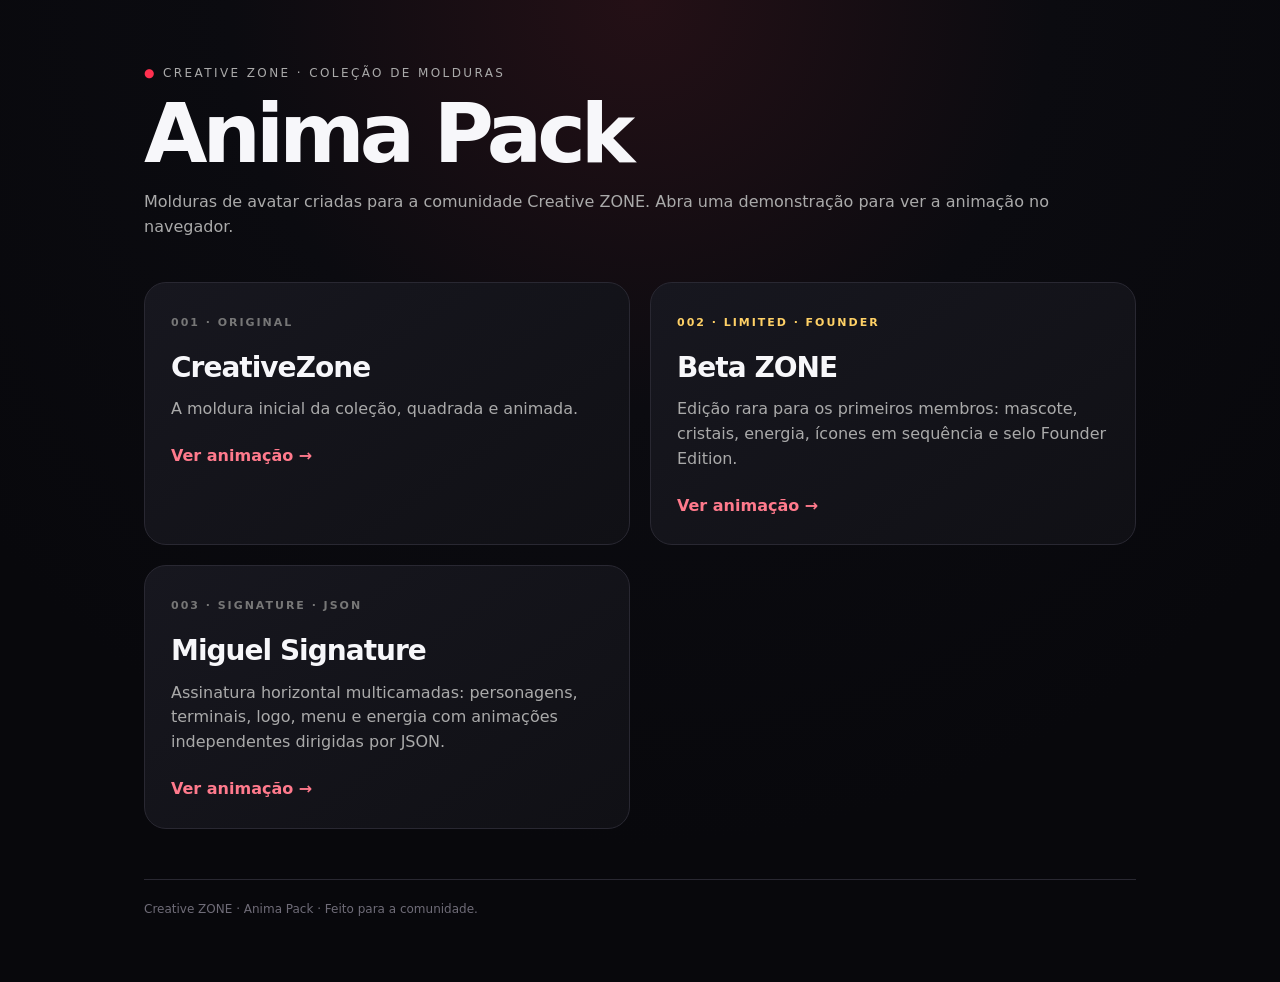
<file: index.html>
<!doctype html>
<html lang="pt-BR">
<head>
<meta charset="utf-8">
<meta name="viewport" content="width=device-width,initial-scale=1">
<title>Anima Pack · Creative ZONE</title>
<style>
:root{color-scheme:dark;--red:#ff304f;--bg:#09090e;--panel:#13131a;--line:#292832}
*{box-sizing:border-box}body{margin:0;background:radial-gradient(circle at 50% 0,#241016 0,#0b0b10 35%,#08080c 72%);color:#f7f7fa;font:16px/1.55 Inter,system-ui,sans-serif;min-height:100vh}
main{max-width:1040px;margin:auto;padding:64px 24px}.eyebrow{letter-spacing:.2em;color:#aaa;font-size:12px}.eyebrow b{color:var(--red)}h1{font-size:clamp(44px,8vw,82px);letter-spacing:-.06em;line-height:.95;margin:12px 0 18px}p{color:#aaa}.grid{display:grid;grid-template-columns:repeat(2,minmax(0,1fr));gap:20px;margin-top:42px}.card{display:block;color:inherit;text-decoration:none;background:linear-gradient(145deg,#17171f,#101015);border:1px solid var(--line);border-radius:22px;padding:26px;transition:.2s transform,.2s border-color,.2s box-shadow}.card:hover{transform:translateY(-3px);border-color:#8a2635;box-shadow:0 18px 42px #0006}.id{font:700 11px/1 system-ui;letter-spacing:.18em;color:#777}.limited{color:#ffd166}.card h2{font-size:28px;letter-spacing:-.035em;margin:12px 0 8px}.card p{margin:0 0 22px}.go{color:#ff7a8c;font-weight:750}footer{margin-top:50px;padding-top:20px;border-top:1px solid var(--line);color:#6f6c78;font-size:12px}@media(max-width:680px){main{padding:38px 18px}.grid{grid-template-columns:1fr}}
</style>
</head>
<body><main>
<div class="eyebrow"><b>●</b> CREATIVE ZONE · COLEÇÃO DE MOLDURAS</div>
<h1>Anima Pack</h1>
<p>Molduras de avatar criadas para a comunidade Creative ZONE. Abra uma demonstração para ver a animação no navegador.</p>
<div class="grid">
<a class="card" href="https://htmlpreview.github.io/?https://github.com/Creatiive-Lab/Anima-pack/blob/main/animations/creativezone-frame/index.html">
<span class="id">001 · ORIGINAL</span><h2>CreativeZone</h2><p>A moldura inicial da coleção, quadrada e animada.</p><span class="go">Ver animação →</span></a>
<a class="card" href="https://raw.githack.com/Creatiive-Lab/Anima-pack/133a456816e69455eeaa882c5b50a410ef198f3c/animations/beta-zone-frame/index.html">
<span class="id limited">002 · LIMITED · FOUNDER</span><h2>Beta ZONE</h2><p>Edição rara para os primeiros membros: mascote, cristais, energia, ícones em sequência e selo Founder Edition.</p><span class="go">Ver animação →</span></a>
<a class="card" href="https://raw.githack.com/Creatiive-Lab/Anima-pack/main/animations/miguel-signature/index.html">
<span class="id">003 · SIGNATURE · JSON</span><h2>Miguel Signature</h2><p>Assinatura horizontal multicamadas: personagens, terminais, logo, menu e energia com animações independentes dirigidas por JSON.</p><span class="go">Ver animação →</span></a>
</div>
<footer>Creative ZONE · Anima Pack · Feito para a comunidade.</footer>
</main></body></html>
</file>
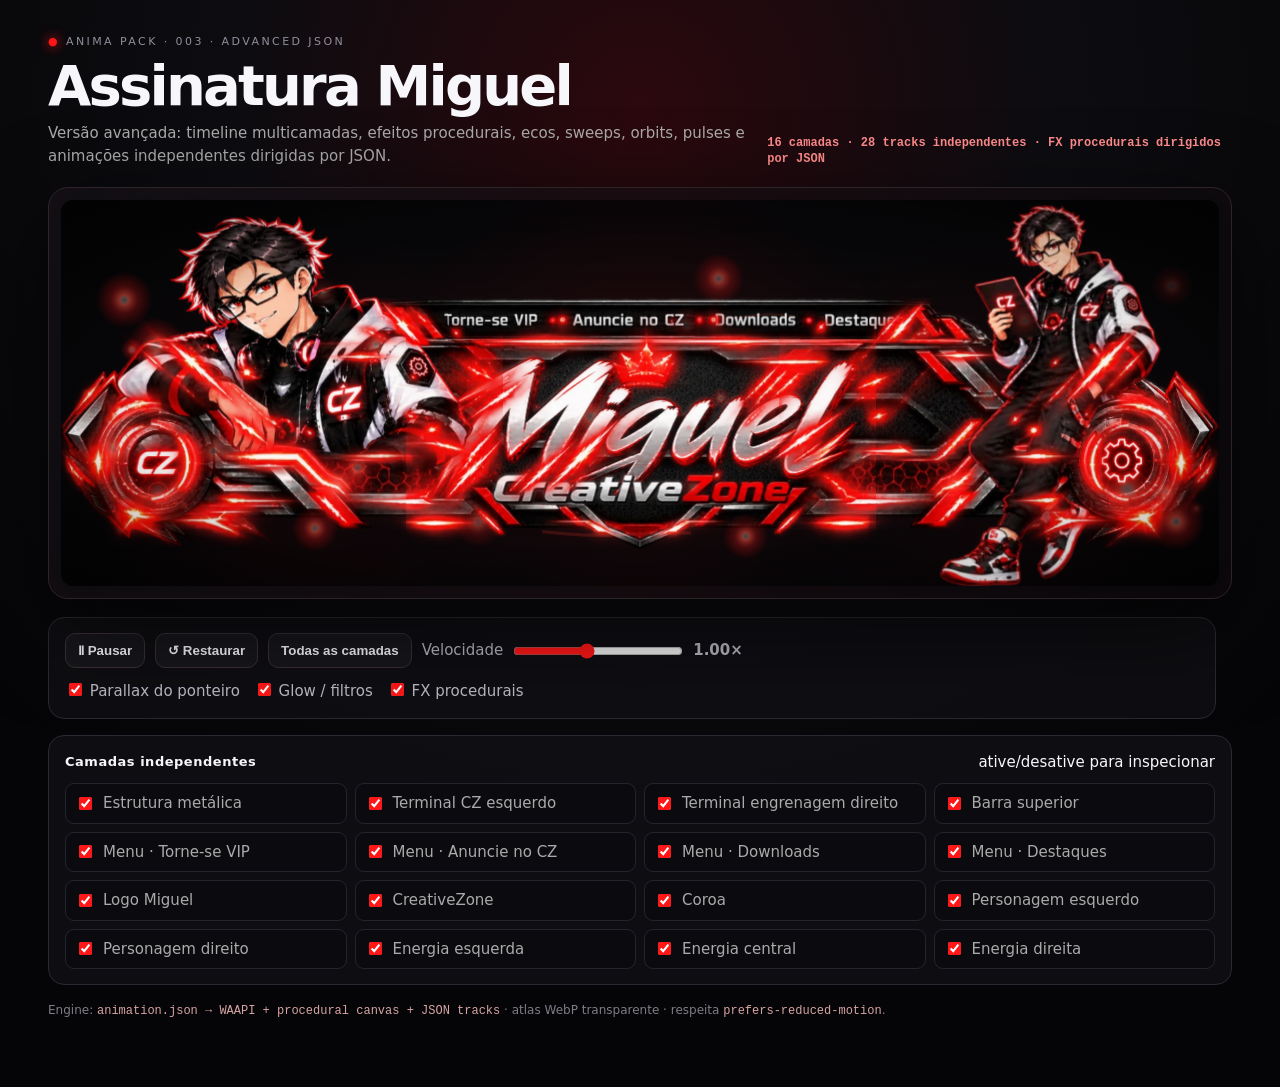
<file: animations/miguel-signature/index.html>
<!doctype html>
<html lang="pt-BR">
<head>
<meta charset="utf-8">
<meta name="viewport" content="width=device-width,initial-scale=1,viewport-fit=cover">
<meta name="theme-color" content="#09090b">
<title>Assinatura Miguel · Creative ZONE · Advanced</title>
<link rel="stylesheet" href="styles.css">
</head>
<body>
<main class="page">
  <header class="head">
    <div>
      <div class="eyebrow"><b>●</b> ANIMA PACK · 003 · ADVANCED JSON</div>
      <h1>Assinatura Miguel</h1>
      <p class="sub">Versão avançada: timeline multicamadas, efeitos procedurais, ecos, sweeps, orbits, pulses e animações independentes dirigidas por JSON.</p>
    </div>
    <div id="status" class="status">Carregando animation.json…</div>
  </header>

  <section class="stage-card" aria-label="Demonstração da assinatura animada">
    <div id="stage-shell" class="stage-shell">
      <div id="scene" aria-hidden="true">
        <div id="backglow" class="procedural backglow"></div>
        <div id="sweep" class="procedural sweep"></div>
        <div id="scanlines" class="procedural scanlines"></div>
        <div id="vignette" class="procedural vignette"></div>
      </div>
      <canvas id="fx-canvas" class="procedural fx-canvas" aria-hidden="true"></canvas>
    </div>
  </section>

  <section class="controls" aria-label="Controles da animação">
    <div class="control-card">
      <div class="toolbar">
        <button id="pause" class="btn" type="button">Ⅱ Pausar</button>
        <button id="reset" class="btn" type="button">↺ Restaurar</button>
        <button id="all-on" class="btn" type="button">Todas as camadas</button>
        <label class="range">Velocidade <input id="speed" type="range" min="0.25" max="2" step="0.05" value="1"><b id="speed-value">1.00×</b></label>
      </div>
      <div class="toggles">
        <label><input id="parallax" type="checkbox" checked> Parallax do ponteiro</label>
        <label><input id="glow" type="checkbox" checked> Glow / filtros</label>
        <label><input id="fx-toggle" type="checkbox" checked> FX procedurais</label>
      </div>
    </div>

    <div class="layers-card">
      <div class="layers-head"><strong>Camadas independentes</strong><span>ative/desative para inspecionar</span></div>
      <div id="layer-panel" class="layer-panel"></div>
    </div>
  </section>

  <p class="meta">Engine: <code>animation.json → WAAPI + procedural canvas + JSON tracks</code> · atlas WebP transparente · respeita <code>prefers-reduced-motion</code>.</p>
</main>
<script id="animation-inline" type="application/json">
{"id": "miguel-signature", "title": "Assinatura Miguel · Creative ZONE", "version": "3.0.0-advanced-local", "format": "json-waapi-atlas-advanced", "canvas": {"width": 2172, "height": 724, "transparent": true}, "loop": true, "atlas": {"src": "assets/atlas.webp", "width": 1400, "height": 1711, "scale": 0.6, "sprites": {"character-right": {"atlas": [6, 6, 243, 408], "bbox": [1639, 21, 2044, 701]}, "character-left": {"atlas": [255, 6, 509, 385], "bbox": [64, 31, 913, 672]}, "terminal-right": {"atlas": [770, 6, 347, 364], "bbox": [1527, 66, 2106, 672]}, "terminal-left": {"atlas": [6, 420, 328, 356], "bbox": [44, 76, 591, 670]}, "frame": {"atlas": [6, 782, 1286, 272], "bbox": [15, 181, 2158, 634]}, "logo-miguel": {"atlas": [6, 1060, 811, 272], "bbox": [448, 158, 1799, 611]}, "energy": {"atlas": [6, 1338, 1294, 259], "bbox": [7, 180, 2164, 612]}, "brand": {"atlas": [6, 1603, 395, 102], "bbox": [772, 263, 1430, 433]}, "nav": {"atlas": [407, 1603, 757, 68], "bbox": [488, 166, 1749, 280]}}}, "interaction": {"pointerParallax": true, "maxPointerOffset": 1, "autoPauseWhenHidden": true}, "procedural": {"seed": 77, "backglow": {"opacity": 0.8}, "scanlines": {"enabled": true, "opacity": 0.045}, "sweep": {"enabled": true, "duration": 5200, "delay": 400}, "embers": {"count": 32}, "orbits": [{"cx": 182, "cy": 548, "rx": 52, "ry": 26, "count": 12, "speed": 1.1, "twist": 1.2, "size": 1.8}, {"cx": 2000, "cy": 543, "rx": 56, "ry": 28, "count": 12, "speed": 1.05, "twist": 1.1, "size": 1.8}, {"cx": 1093, "cy": 307, "rx": 64, "ry": 18, "count": 8, "speed": 0.75, "twist": 1.4, "size": 1.6}], "arcs": [{"speed": 0.22, "length": 0.14, "width": 6, "opacity": 0.18, "jitter": 1.6, "points": [{"x": 120, "y": 600}, {"x": 420, "y": 612}, {"x": 770, "y": 620}, {"x": 1090, "y": 628}, {"x": 1450, "y": 620}, {"x": 1760, "y": 612}, {"x": 2060, "y": 602}]}, {"speed": 0.17, "offset": 0.38, "length": 0.18, "width": 4, "opacity": 0.12, "jitter": 2.2, "points": [{"x": 560, "y": 230}, {"x": 760, "y": 220}, {"x": 1040, "y": 218}, {"x": 1320, "y": 218}, {"x": 1600, "y": 228}]}], "flares": [{"x": 182, "y": 548, "radius": 26, "speed": 1.4, "phase": 0.2}, {"x": 2000, "y": 543, "radius": 26, "speed": 1.35, "phase": 1.5}, {"x": 1075, "y": 314, "radius": 18, "speed": 2.0, "phase": 2.1}, {"x": 281, "y": 344, "radius": 14, "speed": 0.9, "phase": 0.5}, {"x": 1740, "y": 362, "radius": 14, "speed": 1.1, "phase": 2.4}], "pulses": [{"x": 182, "y": 548, "min": 10, "max": 58, "duration": 2.1, "opacity": 0.22, "width": 2.2}, {"x": 2000, "y": 543, "min": 10, "max": 60, "duration": 2.3, "opacity": 0.22, "width": 2.2, "offset": 0.5}, {"x": 1075, "y": 314, "min": 8, "max": 42, "duration": 1.9, "opacity": 0.16, "width": 1.8, "offset": 0.2}]}, "layers": [{"id": "frame", "label": "Estrutura metálica", "sprite": "frame", "rect": [0, 187, 2172, 655], "sourceRect": [15, 181, 2158, 634], "z": 10, "parallax": {"x": 1.0, "y": 0.7}, "fx": {"glow": {"opacity": 0.12, "blur": 5, "brightness": 1.18}}, "tracks": [{"target": "motion", "duration": 7200, "direction": "alternate", "easing": "ease-in-out", "keyframes": [{"offset": 0, "transform": "translateY(0px) scale(1)", "filter": "brightness(0.98) contrast(1.04)"}, {"offset": 0.45, "transform": "translateY(-2px) scale(1.002)", "filter": "brightness(1.06) contrast(1.08)"}, {"offset": 1, "transform": "translateY(0px) scale(1)", "filter": "brightness(1.0) contrast(1.05)"}]}, {"target": "glow", "duration": 1850, "direction": "alternate", "easing": "ease-in-out", "keyframes": [{"opacity": 0.04, "offset": 0}, {"opacity": 0.18, "offset": 0.52}, {"opacity": 0.07, "offset": 1}]}]}, {"id": "terminal-left", "label": "Terminal CZ esquerdo", "sprite": "terminal-left", "rect": [3, 319, 290, 649], "sourceRect": [44, 76, 591, 670], "z": 22, "origin": "35% 68%", "parallax": {"x": 3.2, "y": 1.8}, "fx": {"glow": {"opacity": 0.08, "blur": 6, "brightness": 1.28}}, "tracks": [{"target": "motion", "duration": 5200, "direction": "alternate", "easing": "ease-in-out", "keyframes": [{"offset": 0, "transform": "rotate(-0.7deg) scale(0.996)", "filter": "brightness(0.98)"}, {"offset": 0.48, "transform": "rotate(1.25deg) scale(1.012)", "filter": "brightness(1.14) drop-shadow(0 0 10px rgba(255,20,20,.55))"}, {"offset": 1, "transform": "rotate(-0.1deg) scale(1)", "filter": "brightness(1.02)"}]}, {"target": "glow", "duration": 1600, "direction": "alternate", "easing": "ease-in-out", "keyframes": [{"opacity": 0.02, "offset": 0}, {"opacity": 0.15, "offset": 0.5}, {"opacity": 0.04, "offset": 1}]}]}, {"id": "terminal-right", "label": "Terminal engrenagem direito", "sprite": "terminal-right", "rect": [1872, 323, 2163, 645], "sourceRect": [1527, 66, 2106, 672], "z": 22, "origin": "66% 67%", "parallax": {"x": -3.0, "y": 1.7}, "fx": {"glow": {"opacity": 0.08, "blur": 6, "brightness": 1.28}}, "tracks": [{"target": "motion", "duration": 4700, "direction": "alternate-reverse", "easing": "ease-in-out", "keyframes": [{"offset": 0, "transform": "rotate(0.8deg) scale(1.0)", "filter": "brightness(0.98)"}, {"offset": 0.48, "transform": "rotate(-1.45deg) scale(1.012)", "filter": "brightness(1.14) drop-shadow(0 0 10px rgba(255,20,20,.55))"}, {"offset": 1, "transform": "rotate(0.15deg) scale(1.0)", "filter": "brightness(1.02)"}]}, {"target": "glow", "duration": 1750, "direction": "alternate", "easing": "ease-in-out", "keyframes": [{"opacity": 0.02, "offset": 0}, {"opacity": 0.15, "offset": 0.5}, {"opacity": 0.04, "offset": 1}]}]}, {"id": "nav-base", "label": "Barra superior", "sprite": "nav", "rect": [561, 185, 1753, 283], "sourceRect": [488, 166, 1749, 280], "z": 34, "parallax": {"x": 1.4, "y": 1.6}, "fx": {"glow": {"opacity": 0.06, "blur": 5, "brightness": 1.22}}, "tracks": [{"target": "motion", "duration": 6400, "direction": "alternate", "easing": "ease-in-out", "keyframes": [{"offset": 0, "transform": "translateY(0px)", "filter": "brightness(0.98)"}, {"offset": 0.5, "transform": "translateY(-2px)", "filter": "brightness(1.10)"}, {"offset": 1, "transform": "translateY(1px)", "filter": "brightness(1.02)"}]}, {"target": "glow", "duration": 2200, "delay": 200, "direction": "alternate", "easing": "ease-in-out", "keyframes": [{"opacity": 0.02, "offset": 0}, {"opacity": 0.1, "offset": 0.5}, {"opacity": 0.03, "offset": 1}]}]}, {"id": "nav-vip", "label": "Menu · Torne-se VIP", "sprite": "nav", "rect": [726, 206, 952, 260], "sourceRect": [665, 190, 918, 251], "z": 35, "blend": "screen", "fx": {"shine": {"duration": 2600, "delay": 0, "opacity": 0.36}}, "tracks": [{"target": "motion", "duration": 2600, "delay": 0, "direction": "alternate", "easing": "ease-in-out", "keyframes": [{"opacity": 0.08, "filter": "brightness(1.02)", "offset": 0}, {"opacity": 0.4, "filter": "brightness(1.26)", "offset": 0.2}, {"opacity": 0.14, "filter": "brightness(1.08)", "offset": 0.44}, {"opacity": 0.46, "filter": "brightness(1.32)", "offset": 0.66}, {"opacity": 0.1, "filter": "brightness(1.02)", "offset": 1}]}]}, {"id": "nav-ad", "label": "Menu · Anuncie no CZ", "sprite": "nav", "rect": [951, 206, 1204, 260], "sourceRect": [910, 190, 1175, 251], "z": 35, "blend": "screen", "fx": {"shine": {"duration": 2800, "delay": 380, "opacity": 0.36}}, "tracks": [{"target": "motion", "duration": 2800, "delay": 380, "direction": "alternate", "easing": "ease-in-out", "keyframes": [{"opacity": 0.08, "filter": "brightness(1.02)", "offset": 0}, {"opacity": 0.4, "filter": "brightness(1.26)", "offset": 0.2}, {"opacity": 0.14, "filter": "brightness(1.08)", "offset": 0.44}, {"opacity": 0.46, "filter": "brightness(1.32)", "offset": 0.66}, {"opacity": 0.1, "filter": "brightness(1.02)", "offset": 1}]}]}, {"id": "nav-downloads", "label": "Menu · Downloads", "sprite": "nav", "rect": [1189, 205, 1407, 261], "sourceRect": [1160, 190, 1395, 251], "z": 35, "blend": "screen", "fx": {"shine": {"duration": 3000, "delay": 740, "opacity": 0.36}}, "tracks": [{"target": "motion", "duration": 3000, "delay": 740, "direction": "alternate", "easing": "ease-in-out", "keyframes": [{"opacity": 0.08, "filter": "brightness(1.02)", "offset": 0}, {"opacity": 0.4, "filter": "brightness(1.26)", "offset": 0.2}, {"opacity": 0.14, "filter": "brightness(1.08)", "offset": 0.44}, {"opacity": 0.46, "filter": "brightness(1.32)", "offset": 0.66}, {"opacity": 0.1, "filter": "brightness(1.02)", "offset": 1}]}]}, {"id": "nav-highlights", "label": "Menu · Destaques", "sprite": "nav", "rect": [1386, 206, 1647, 261], "sourceRect": [1377, 190, 1645, 251], "z": 35, "blend": "screen", "fx": {"shine": {"duration": 3200, "delay": 1100, "opacity": 0.36}}, "tracks": [{"target": "motion", "duration": 3200, "delay": 1100, "direction": "alternate", "easing": "ease-in-out", "keyframes": [{"opacity": 0.08, "filter": "brightness(1.02)", "offset": 0}, {"opacity": 0.4, "filter": "brightness(1.26)", "offset": 0.2}, {"opacity": 0.14, "filter": "brightness(1.08)", "offset": 0.44}, {"opacity": 0.46, "filter": "brightness(1.32)", "offset": 0.66}, {"opacity": 0.1, "filter": "brightness(1.02)", "offset": 1}]}]}, {"id": "logo-miguel", "label": "Logo Miguel", "sprite": "logo-miguel", "rect": [693, 289, 1496, 563], "sourceRect": [448, 158, 1799, 611], "z": 40, "origin": "51% 58%", "parallax": {"x": 2.0, "y": 1.5}, "fx": {"glow": {"opacity": 0.14, "blur": 7, "brightness": 1.35}, "echo": {"count": 2, "offset": 8, "opacity": 0.16, "duration": 2400, "delay": 120}, "shine": {"duration": 4200, "delay": 450, "opacity": 0.42}}, "tracks": [{"target": "motion", "duration": 3600, "direction": "alternate", "easing": "cubic-bezier(.4,0,.2,1)", "keyframes": [{"offset": 0, "transform": "translateY(2px) scale(.996) rotate(-.2deg)", "filter": "brightness(1.02) drop-shadow(0 0 4px rgba(255,0,0,.5))"}, {"offset": 0.48, "transform": "translateY(-5px) scale(1.01) rotate(.35deg)", "filter": "brightness(1.18) drop-shadow(0 0 16px rgba(255,20,20,.92))"}, {"offset": 1, "transform": "translateY(0px) scale(1) rotate(0deg)", "filter": "brightness(1.05) drop-shadow(0 0 8px rgba(255,0,0,.72))"}]}, {"target": "glow", "duration": 1750, "direction": "alternate", "easing": "ease-in-out", "keyframes": [{"opacity": 0.04, "offset": 0}, {"opacity": 0.22, "offset": 0.5}, {"opacity": 0.08, "offset": 1}]}]}, {"id": "subtitle", "label": "CreativeZone", "sprite": "brand", "rect": [807, 495, 1372, 573], "sourceRect": [772, 342, 1430, 433], "z": 43, "parallax": {"x": 1.0, "y": 1.0}, "fx": {"glow": {"opacity": 0.08, "blur": 4, "brightness": 1.2}, "shine": {"duration": 3900, "delay": 950, "opacity": 0.3}}, "tracks": [{"target": "motion", "duration": 4200, "delay": 250, "direction": "alternate", "easing": "ease-in-out", "keyframes": [{"offset": 0, "transform": "translateX(-2px)", "filter": "brightness(.99) contrast(1.02)"}, {"offset": 0.55, "transform": "translateX(3px)", "filter": "brightness(1.18) contrast(1.08)"}, {"offset": 1, "transform": "translateX(0px)", "filter": "brightness(1.02) contrast(1.04)"}]}, {"target": "glow", "duration": 1500, "delay": 700, "direction": "alternate", "easing": "ease-in-out", "keyframes": [{"opacity": 0.02, "offset": 0}, {"opacity": 0.16, "offset": 0.55}, {"opacity": 0.03, "offset": 1}]}]}, {"id": "crown", "label": "Coroa", "sprite": "brand", "rect": [1024, 282, 1162, 354], "sourceRect": [1018, 263, 1159, 342], "z": 44, "origin": "50% 90%", "parallax": {"x": 1.7, "y": 2.4}, "fx": {"glow": {"opacity": 0.12, "blur": 6, "brightness": 1.36}, "echo": {"count": 1, "offset": 4, "opacity": 0.12, "duration": 1800}}, "tracks": [{"target": "motion", "duration": 2800, "delay": 90, "direction": "alternate", "easing": "ease-in-out", "keyframes": [{"offset": 0, "transform": "translateY(2px) rotate(-1deg) scale(.97)", "filter": "brightness(.98)"}, {"offset": 0.48, "transform": "translateY(-6px) rotate(1.4deg) scale(1.06)", "filter": "brightness(1.30) drop-shadow(0 0 12px rgba(255,26,26,.8))"}, {"offset": 1, "transform": "translateY(1px) rotate(-.25deg) scale(1)", "filter": "brightness(1.05)"}]}, {"target": "glow", "duration": 1400, "direction": "alternate", "easing": "ease-in-out", "keyframes": [{"opacity": 0.05, "offset": 0}, {"opacity": 0.22, "offset": 0.5}, {"opacity": 0.08, "offset": 1}]}]}, {"id": "character-left", "label": "Personagem esquerdo", "sprite": "character-left", "rect": [101, 29, 774, 512], "sourceRect": [64, 31, 913, 672], "z": 50, "origin": "56% 72%", "parallax": {"x": 6.8, "y": 3.4}, "fx": {"glow": {"opacity": 0.06, "blur": 5, "brightness": 1.18}}, "tracks": [{"target": "motion", "duration": 4700, "delay": 0, "direction": "alternate", "easing": "ease-in-out", "keyframes": [{"offset": 0, "transform": "translate3d(-1px,2px,0) rotate(-.25deg)", "filter": "brightness(1.0)"}, {"offset": 0.5, "transform": "translate3d(3px,-6px,0) rotate(.6deg)", "filter": "brightness(1.08)"}, {"offset": 1, "transform": "translate3d(0px,1px,0) rotate(-.08deg)", "filter": "brightness(1.02)"}]}, {"target": "glow", "duration": 2000, "delay": 420, "direction": "alternate", "easing": "ease-in-out", "keyframes": [{"opacity": 0.01, "offset": 0}, {"opacity": 0.08, "offset": 0.5}, {"opacity": 0.02, "offset": 1}]}]}, {"id": "character-right", "label": "Personagem direito", "sprite": "character-right", "rect": [1648, 10, 2062, 724], "sourceRect": [1639, 21, 2044, 701], "z": 51, "origin": "45% 66%", "parallax": {"x": -7.2, "y": 4.0}, "fx": {"glow": {"opacity": 0.06, "blur": 5, "brightness": 1.18}}, "tracks": [{"target": "motion", "duration": 5400, "delay": 180, "direction": "alternate-reverse", "easing": "ease-in-out", "keyframes": [{"offset": 0, "transform": "translate3d(1px,1px,0) rotate(.35deg)", "filter": "brightness(1.0)"}, {"offset": 0.5, "transform": "translate3d(-2px,-7px,0) rotate(-.7deg)", "filter": "brightness(1.08)"}, {"offset": 1, "transform": "translate3d(0px,2px,0) rotate(.16deg)", "filter": "brightness(1.02)"}]}, {"target": "glow", "duration": 2150, "delay": 600, "direction": "alternate", "easing": "ease-in-out", "keyframes": [{"opacity": 0.01, "offset": 0}, {"opacity": 0.08, "offset": 0.5}, {"opacity": 0.02, "offset": 1}]}]}, {"id": "energy-left", "label": "Energia esquerda", "sprite": "energy", "rect": [0, 184, 829, 652], "sourceRect": [7, 180, 830, 612], "z": 61, "blend": "screen", "parallax": {"x": 4.0, "y": 2.3}, "fx": {"glow": {"opacity": 0.05, "blur": 7, "brightness": 1.2}}, "tracks": [{"target": "motion", "duration": 1950, "delay": 70, "direction": "alternate", "easing": "ease-in-out", "keyframes": [{"offset": 0, "opacity": 0.03, "transform": "translateX(-1px) scale(.998)", "filter": "brightness(.95)"}, {"offset": 0.18, "opacity": 0.11, "transform": "translateX(1px) scale(1.003)", "filter": "brightness(1.18) drop-shadow(0 0 6px rgba(255,0,0,.45))"}, {"offset": 0.38, "opacity": 0.05, "transform": "translateX(0px) scale(1)", "filter": "brightness(1.01)"}, {"offset": 0.72, "opacity": 0.14, "transform": "translateX(2px) scale(1.004)", "filter": "brightness(1.25) drop-shadow(0 0 7px rgba(255,16,16,.55))"}, {"offset": 1, "opacity": 0.04, "transform": "translateX(0px) scale(1)", "filter": "brightness(1.0)"}]}, {"target": "glow", "duration": 2450, "delay": 220, "direction": "alternate", "easing": "ease-in-out", "keyframes": [{"opacity": 0.01, "offset": 0}, {"opacity": 0.09, "offset": 0.45}, {"opacity": 0.03, "offset": 1}]}]}, {"id": "energy-center", "label": "Energia central", "sprite": "energy", "rect": [647, 184, 1528, 652], "sourceRect": [650, 180, 1525, 612], "z": 62, "blend": "screen", "parallax": {"x": 0.0, "y": 0.0}, "fx": {"glow": {"opacity": 0.05, "blur": 7, "brightness": 1.2}}, "tracks": [{"target": "motion", "duration": 1620, "delay": 330, "direction": "alternate", "easing": "steps(5, end)", "keyframes": [{"offset": 0, "opacity": 0.03, "transform": "translateX(-1px) scale(.998)", "filter": "brightness(.95)"}, {"offset": 0.18, "opacity": 0.11, "transform": "translateX(1px) scale(1.003)", "filter": "brightness(1.18) drop-shadow(0 0 6px rgba(255,0,0,.45))"}, {"offset": 0.38, "opacity": 0.05, "transform": "translateX(0px) scale(1)", "filter": "brightness(1.01)"}, {"offset": 0.72, "opacity": 0.14, "transform": "translateX(2px) scale(1.004)", "filter": "brightness(1.25) drop-shadow(0 0 7px rgba(255,16,16,.55))"}, {"offset": 1, "opacity": 0.04, "transform": "translateX(0px) scale(1)", "filter": "brightness(1.0)"}]}, {"target": "glow", "duration": 2120, "delay": 480, "direction": "alternate", "easing": "ease-in-out", "keyframes": [{"opacity": 0.01, "offset": 0}, {"opacity": 0.09, "offset": 0.45}, {"opacity": 0.03, "offset": 1}]}]}, {"id": "energy-right", "label": "Energia direita", "sprite": "energy", "rect": [1347, 184, 2172, 652], "sourceRect": [1345, 180, 2164, 612], "z": 63, "blend": "screen", "parallax": {"x": -4.0, "y": 2.5}, "fx": {"glow": {"opacity": 0.05, "blur": 7, "brightness": 1.2}}, "tracks": [{"target": "motion", "duration": 2380, "delay": 210, "direction": "alternate-reverse", "easing": "ease-in-out", "keyframes": [{"offset": 0, "opacity": 0.03, "transform": "translateX(-1px) scale(.998)", "filter": "brightness(.95)"}, {"offset": 0.18, "opacity": 0.11, "transform": "translateX(1px) scale(1.003)", "filter": "brightness(1.18) drop-shadow(0 0 6px rgba(255,0,0,.45))"}, {"offset": 0.38, "opacity": 0.05, "transform": "translateX(0px) scale(1)", "filter": "brightness(1.01)"}, {"offset": 0.72, "opacity": 0.14, "transform": "translateX(2px) scale(1.004)", "filter": "brightness(1.25) drop-shadow(0 0 7px rgba(255,16,16,.55))"}, {"offset": 1, "opacity": 0.04, "transform": "translateX(0px) scale(1)", "filter": "brightness(1.0)"}]}, {"target": "glow", "duration": 2880, "delay": 360, "direction": "alternate", "easing": "ease-in-out", "keyframes": [{"opacity": 0.01, "offset": 0}, {"opacity": 0.09, "offset": 0.45}, {"opacity": 0.03, "offset": 1}]}]}]}
</script>
<script src="player.js"></script>
</body>
</html>
</file>
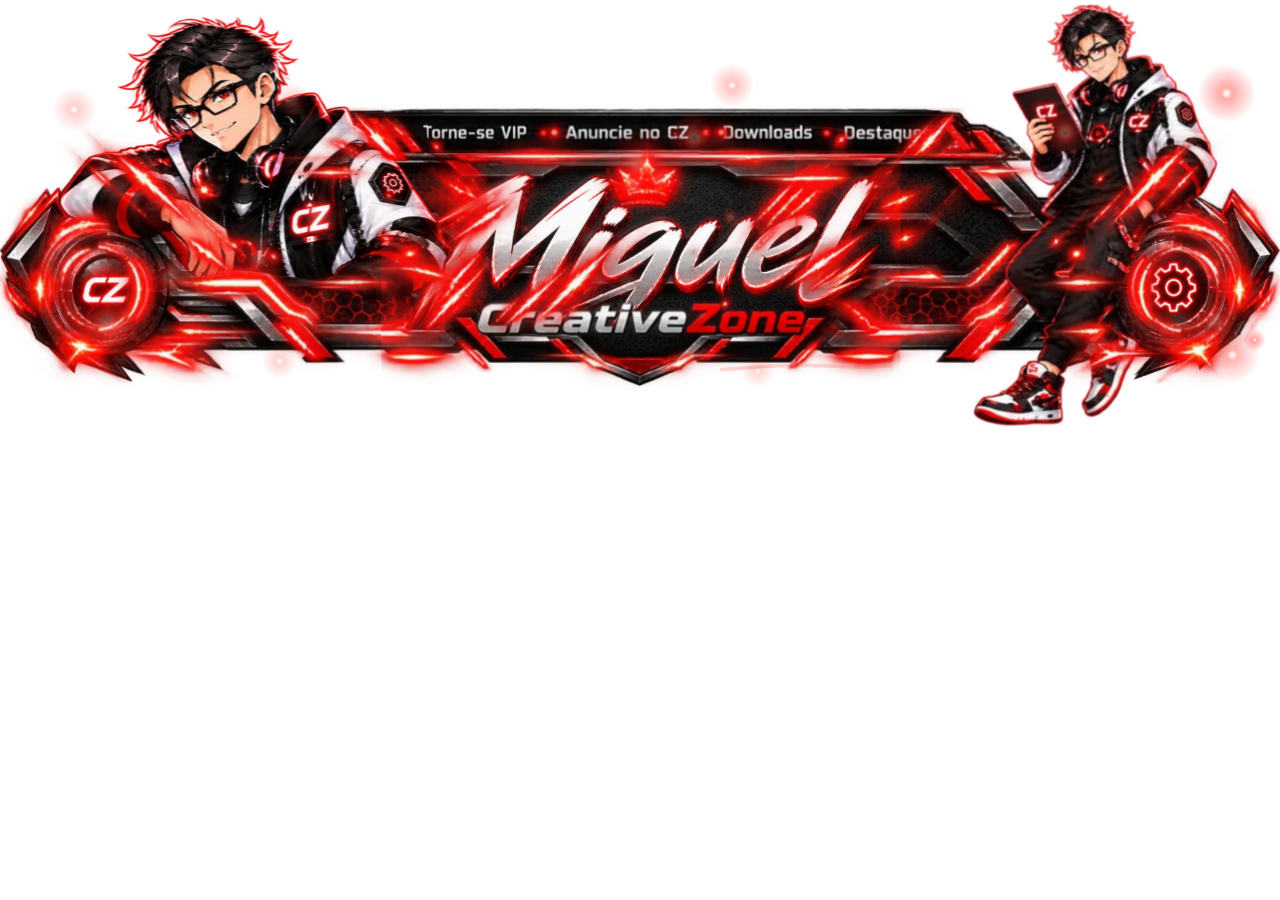
<file: animations/miguel-signature/embed.html>
<!doctype html>
<html lang="pt-BR">
<head>
<meta charset="utf-8">
<meta name="viewport" content="width=device-width,initial-scale=1,viewport-fit=cover">
<title>Assinatura Miguel · CreativeZone</title>
<link rel="stylesheet" href="styles.css">
<style>
  :root{
    color-scheme:normal!important;
    background:none!important;
    background-color:transparent!important;
  }
  html,body{
    margin:0;
    width:100%;
    min-height:0;
    color-scheme:normal!important;
    background:none!important;
    background-color:transparent!important;
    overflow:hidden;
  }
  body{min-height:0}
  .signature-embed{
    width:100%;
    margin:0;
    padding:0;
    background:transparent;
  }
  .stage-shell{
    width:100%;
    border-radius:0;
    background:none!important;
    background-color:transparent!important;
  }
  #scene{
    overflow:visible;
    background:none!important;
    background-color:transparent!important;
  }
  #fx-canvas{
    background:none!important;
    background-color:transparent!important;
  }
  canvas{
    background:none!important;
    background-color:transparent!important;
  }
  /* Full-stage demo overlays darken light forum themes. The forum embed
     keeps only the artwork/layer effects and transparent procedural canvas. */
  #backglow,
  #scanlines,
  #vignette{
    display:none!important;
  }
  .embed-hidden{
    position:absolute!important;
    width:1px!important;
    height:1px!important;
    overflow:hidden!important;
    clip:rect(0 0 0 0)!important;
    white-space:nowrap!important;
    pointer-events:none!important;
    opacity:0!important;
  }
</style>
</head>
<body>
<main class="signature-embed" aria-label="Assinatura animada Miguel CreativeZone">
  <div id="stage-shell" class="stage-shell">
    <div id="scene" aria-hidden="true">
      <div id="backglow" class="procedural backglow"></div>
      <div id="sweep" class="procedural sweep"></div>
      <div id="scanlines" class="procedural scanlines"></div>
      <div id="vignette" class="procedural vignette"></div>
    </div>
    <canvas id="fx-canvas" class="procedural fx-canvas" aria-hidden="true"></canvas>
  </div>
</main>

<div class="embed-hidden" aria-hidden="true">
  <span id="status"></span>
  <div id="layer-panel"></div>
  <button id="pause" type="button"></button>
  <button id="reset" type="button"></button>
  <button id="all-on" type="button"></button>
  <input id="speed" type="range" min="0.25" max="2" step="0.05" value="1">
  <b id="speed-value">1.00×</b>
  <input id="parallax" type="checkbox" checked>
  <input id="glow" type="checkbox" checked>
  <input id="fx-toggle" type="checkbox" checked>
</div>

<script src="player.js"></script>
</body>
</html>
</file>
<file: animations/miguel-signature/styles.css>
:root{color-scheme:dark;--red:#ff1717;--bg:#060608;--panel:#101015;--line:#292932;--muted:#9b9ba7}
*{box-sizing:border-box}html,body{margin:0;min-height:100%;background:radial-gradient(circle at 50% 10%,#2b080d 0,#0d0c10 34%,#050507 74%);color:#f7f7fb;font:15px/1.5 Inter,ui-sans-serif,system-ui,-apple-system,Segoe UI,sans-serif}
body{min-height:100vh}.page{max-width:1220px;margin:auto;padding:34px 18px 56px}.head{display:flex;align-items:flex-end;justify-content:space-between;gap:20px;margin-bottom:20px}.eyebrow{font-size:11px;letter-spacing:.22em;color:#8f8f9b}.eyebrow b{color:var(--red);text-shadow:0 0 12px var(--red)}h1{font-size:clamp(30px,5vw,56px);letter-spacing:-.05em;line-height:1;margin:.14em 0}.sub{color:#aaa;margin:0;max-width:780px}.status{font:700 12px/1.3 ui-monospace,SFMono-Regular,Menlo,monospace;color:#ff8b8b}.status.error{color:#ffd166}
.stage-card{position:relative;border:1px solid #2c2428;background:linear-gradient(135deg,#111116cc,#08080bcc);border-radius:20px;padding:12px;box-shadow:0 28px 90px #0009,inset 0 0 40px #ff000008;overflow:hidden}.stage-card:before{content:"";position:absolute;inset:0;background:linear-gradient(90deg,transparent,#ff000006 50%,transparent);pointer-events:none}.stage-shell{position:relative;width:100%;overflow:hidden;border-radius:12px;background:radial-gradient(ellipse at center,#160b0d 0,#070709 58%,#040405 100%)}
#scene{position:absolute;left:0;top:0;width:2172px;height:724px;transform-origin:0 0;overflow:hidden}.layer-wrap{position:absolute;pointer-events:none;transform:translate3d(var(--px),var(--py),0);transition:transform .18s ease-out;will-change:transform;overflow:visible}.layer-shell{position:absolute;inset:0;will-change:transform,opacity,filter}.layer-motion,.layer-glow,.layer-shine,.layer-echo{position:absolute;inset:0;background-repeat:no-repeat;will-change:transform,filter,opacity}.layer-glow{mix-blend-mode:screen;filter:blur(4px) brightness(1.15);opacity:.0;pointer-events:none}.layer-shine{background:none;overflow:hidden;mix-blend-mode:screen;opacity:0;pointer-events:none}.layer-shine::before{content:"";position:absolute;inset:-15% -25%;background:linear-gradient(112deg,transparent 0 36%,rgba(255,255,255,.0) 40%,rgba(255,255,255,.22) 48%,rgba(255,52,52,.35) 56%,rgba(255,255,255,.09) 62%,transparent 72%);transform:translateX(-120%) skewX(-18deg)}
.layer-echo{mix-blend-mode:screen;opacity:0;filter:blur(1px) saturate(1.2)}.no-glow .layer-motion,.no-glow .layer-glow,.no-glow .layer-shine,.no-glow .layer-echo{filter:none!important}.no-glow .layer-glow,.no-glow .layer-shine,.no-glow .layer-echo{display:none}
.procedural{position:absolute;inset:0;pointer-events:none}.fx-canvas{z-index:120;mix-blend-mode:screen}.scanlines{z-index:124;background:repeating-linear-gradient(to bottom,rgba(255,255,255,.035) 0 1px,transparent 1px 4px);mix-blend-mode:overlay}.sweep{z-index:123;width:300px;left:-420px;top:-18%;height:140%;transform:skewX(-18deg);background:linear-gradient(90deg,transparent,rgba(255,30,30,.03),rgba(255,255,255,.12),rgba(255,35,35,.03),transparent);filter:blur(1px);mix-blend-mode:screen;animation:sweep linear infinite}.backglow{z-index:5;background:radial-gradient(circle at 50% 54%,rgba(255,0,0,.11) 0,rgba(255,0,0,.06) 18%,rgba(0,0,0,0) 42%),radial-gradient(circle at 22% 65%,rgba(255,0,0,.07) 0,rgba(0,0,0,0) 26%),radial-gradient(circle at 79% 63%,rgba(255,0,0,.06) 0,rgba(0,0,0,0) 24%);mix-blend-mode:screen;opacity:.75}.vignette{z-index:125;background:radial-gradient(ellipse at center,rgba(0,0,0,0) 58%,rgba(0,0,0,.16) 76%,rgba(0,0,0,.35) 100%)}
@keyframes sweep{0%,8%{left:-440px;opacity:0}18%{opacity:.36}52%{opacity:.1}68%{left:2310px;opacity:.34}76%,100%{left:2310px;opacity:0}}.paused .sweep{animation-play-state:paused}
.controls{margin-top:18px;display:grid;grid-template-columns:1fr auto;gap:16px}.control-card,.layers-card{border:1px solid var(--line);background:#101014d9;border-radius:16px;padding:15px 16px}.toolbar{display:flex;flex-wrap:wrap;gap:10px;align-items:center}.btn{appearance:none;border:1px solid #3a3034;background:#17161b;color:#f7f7fb;border-radius:10px;padding:9px 12px;font-weight:750;cursor:pointer}.btn:hover{border-color:#8d3039;background:#211419}.range{display:flex;align-items:center;gap:8px;color:#b8b8c2}.range input{accent-color:var(--red);width:170px}.toggles{display:flex;gap:14px;flex-wrap:wrap;margin-top:12px;color:#b9b9c1}.toggles input{accent-color:var(--red)}.layers-card{grid-column:1/-1}.layers-head{display:flex;align-items:center;justify-content:space-between;gap:10px;margin-bottom:10px}.layers-head strong{font-size:13px;letter-spacing:.04em}.layer-panel{display:grid;grid-template-columns:repeat(4,minmax(0,1fr));gap:8px}.layer-check{display:flex;align-items:center;gap:8px;border:1px solid #24242d;border-radius:9px;padding:8px 9px;color:#aaa;background:#0b0b0f}.layer-check input{accent-color:var(--red)}.meta{margin-top:16px;color:#7e7e88;font-size:12px}.meta code{color:#d7a4a4}.meta a{color:#ff7f8a}
@media(max-width:850px){.head{align-items:flex-start;flex-direction:column}.controls{grid-template-columns:1fr}.layers-card{grid-column:auto}.layer-panel{grid-template-columns:repeat(2,minmax(0,1fr))}}@media(max-width:520px){.page{padding:22px 10px 42px}.stage-card{padding:6px;border-radius:14px}.layer-panel{grid-template-columns:1fr}.range{width:100%}.range input{flex:1}}
@media(prefers-reduced-motion:reduce){.sweep{display:none!important}.layer-wrap{transition:none}}
</file>
